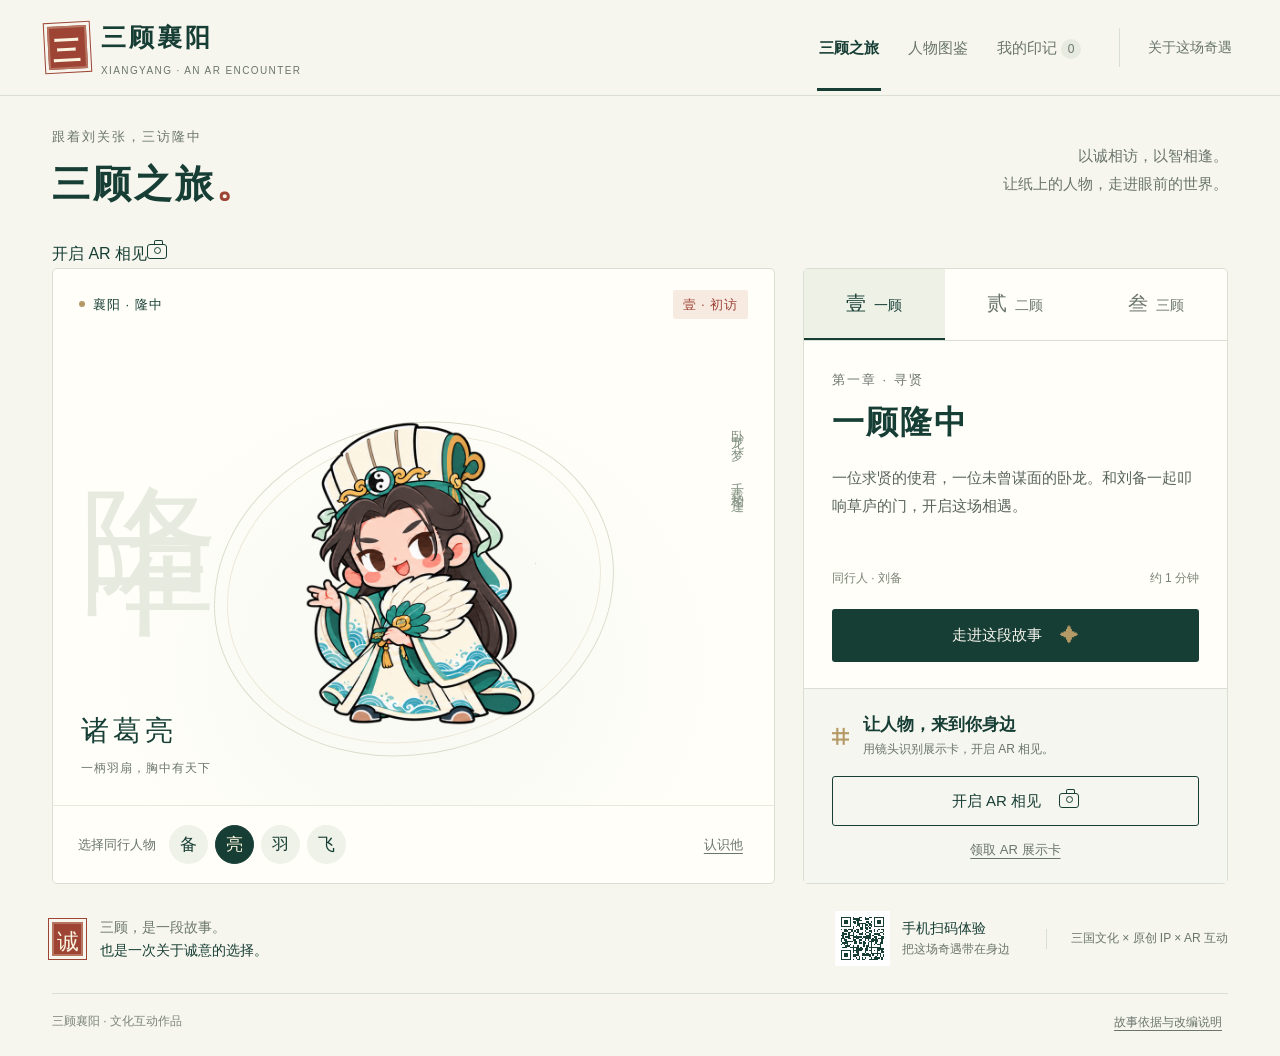
<file: index.html>
<!doctype html>
<html lang="zh-CN">
<head>
  <meta charset="UTF-8"><meta name="viewport" content="width=device-width, initial-scale=1, viewport-fit=cover">
  <meta name="theme-color" content="#173e35">
  <title>三顾襄阳 · AR 文化奇遇</title>
  <meta name="description" content="跟着刘备、关羽、张飞三访隆中，以原创人物 IP 开启三顾故事与展示卡 AR 相见。">
  <link rel="icon" type="image/svg+xml" href="data:image/svg+xml,%3Csvg xmlns='http://www.w3.org/2000/svg' viewBox='0 0 64 64'%3E%3Crect x='4' y='4' width='56' height='56' rx='12' fill='%239e4435'/%3E%3Cpath d='M18 20h28M21 32h22M16 44h32' stroke='%23fff6df' stroke-width='5'/%3E%3C/svg%3E">
  <link rel="stylesheet" href="app.css"><script src="app.js" defer></script>
<script src="vendor/qrcodegen-v1.8.0.js" defer></script><script src="entry-qr.js" defer></script></head>
<body>
  <header class="topbar">
    <a class="brand" href="#" aria-label="三顾襄阳首页"><span class="seal" aria-hidden="true">三</span><span>三顾襄阳<small>XIANGYANG · AN AR ENCOUNTER</small></span></a>
    <nav class="topnav" aria-label="主导航"><button class="nav-btn active" data-view="journey">三顾之旅</button><button class="nav-btn" data-view="characters">人物图鉴</button><button class="nav-btn" data-view="collection">我的印记 <span class="count">0</span></button></nav>
    <button class="about-btn" id="about-button" aria-label="查看作品说明">关于这场奇遇</button>
  </header>
  <main>
    <section id="journey-view" class="view">
      <div class="page-heading"><div><p class="eyebrow">跟着刘关张，三访隆中</p><h1>三顾之旅<span class="title-dot">。</span></h1></div><p class="heading-note">以诚相访，以智相逢。<br>让纸上的人物，走进眼前的世界。</p></div>
      <a class="mobile-ar-entry" href="ar.html"><span>开启 AR 相见</span><span class="camera-icon" aria-hidden="true"></span></a>
      <div class="journey-layout">
        <div class="theatre">
          <div class="theatre-top"><span class="location-label"><i></i> 襄阳 · 隆中</span><span class="scene-tag" id="scene-tag">壹 · 初访</span></div>
          <div class="stage" id="stage"><span class="stage-word" aria-hidden="true">隆中</span><div class="orbit" aria-hidden="true"></div><div class="character-art" id="hero-art"><img src="assets/zhugeliang.png" alt="羽扇纶巾的诸葛亮 IP" id="hero-image"></div><div class="art-label"><span id="hero-name">诸葛亮</span><small id="hero-title">一柄羽扇，胸中有天下</small></div><span class="vertical-poem" aria-hidden="true">卧龙一梦 · 千载相逢</span></div>
          <div class="stage-bottom"><span>选择同行人物</span><div class="character-switch" id="hero-switch" role="group" aria-label="选择同行人物"></div><button class="text-btn" id="hero-detail">认识他</button></div>
        </div>
        <aside class="journey-panel">
          <div class="chapter-tabs" role="tablist" aria-label="三顾章节"><button role="tab" aria-selected="true" data-chapter="0"><span>壹</span>一顾</button><button role="tab" aria-selected="false" data-chapter="1"><span>贰</span>二顾</button><button role="tab" aria-selected="false" data-chapter="2"><span>叁</span>三顾</button></div>
          <div class="chapter-content"><p class="eyebrow" id="chapter-kicker">第一章 · 寻贤</p><h2 id="chapter-title">一顾隆中</h2><p class="chapter-desc" id="chapter-desc">一位求贤的使君，一位未曾谋面的卧龙。和刘备一起叩响草庐的门，开启这场相遇。</p><div class="chapter-meta"><span id="chapter-guide">同行人 · 刘备</span><span>约 1 分钟</span></div><button class="primary-btn" id="story-start">走进这段故事 <span aria-hidden="true">✦</span></button></div>
          <div class="ar-entry"><div class="ar-entry-head"><span class="ar-glyph" aria-hidden="true">⌗</span><div><h3>让人物，来到你身边</h3><p>用镜头识别展示卡，开启 AR 相见。</p></div></div><a class="outline-btn" href="ar.html">开启 AR 相见 <span class="camera-icon" aria-hidden="true"></span></a><button class="text-btn marker-link" id="marker-open">领取 AR 展示卡</button></div>
        </aside>
      </div>
      <div class="journey-footer"><div class="foot-quote"><span class="small-seal">诚</span><p>三顾，是一段故事。<br><strong>也是一次关于诚意的选择。</strong></p></div><button class="qr-teaser" id="qr-open"><img data-entry-qr alt="手机体验入口二维码"><span>手机扫码体验<small>把这场奇遇带在身边</small></span></button><span class="project-label">三国文化 × 原创 IP × AR 互动</span></div>
    </section>
    <section id="characters-view" class="view" hidden><div class="page-heading"><div><p class="eyebrow">四位故人，各有风采</p><h1>人物图鉴<span class="title-dot">。</span></h1></div><p class="heading-note">点击人物，听他讲一段心里话。</p></div><div class="character-grid" id="character-grid"></div></section>
    <section id="collection-view" class="view" hidden><div class="page-heading"><div><p class="eyebrow">每次相访，都留下回响</p><h1>我的印记<span class="title-dot">。</span></h1></div><p class="heading-note" id="collection-note">完成三段故事，收集三枚印记。</p></div><div class="stamp-grid" id="stamp-grid"></div><div class="collection-end"><p id="collection-summary">从第一声叩门开始，把诚意留在隆中。</p><button class="primary-btn" data-view="journey">继续三顾之旅</button></div></section>
  </main>
  <footer class="site-footer"><span>三顾襄阳 · 文化互动作品</span><button class="text-btn" id="source-open">故事依据与改编说明</button></footer>
  <dialog id="story-dialog" class="story-dialog" aria-labelledby="story-name"><button class="close-btn" data-close aria-label="关闭故事">×</button><div class="story-scene"><span class="story-number" id="story-number" aria-hidden="true">壹</span><div class="story-character" id="story-art"></div><span class="story-place" id="story-place">隆中 · 草庐前</span></div><div class="story-body"><p class="eyebrow" id="story-step">第一章 · 寻贤</p><h2 id="story-name">一顾隆中</h2><p class="speaker" id="story-speaker">刘备</p><p class="dialogue" id="story-text"></p><div id="story-choices" class="story-choices"></div><p class="story-feedback" id="story-feedback" role="status"></p><button class="primary-btn" id="story-next" hidden>继续</button></div></dialog>
  <dialog id="detail-dialog" class="detail-dialog" aria-labelledby="detail-name"><button class="close-btn" data-close aria-label="关闭人物介绍">×</button><div class="detail-art" id="detail-art"></div><div class="detail-body"><p class="eyebrow" id="detail-role"></p><h2 id="detail-name"></h2><p class="detail-quote" id="detail-quote"></p><p id="detail-description"></p><button class="outline-btn" id="detail-companion">与他同行</button></div></dialog>
  <dialog id="info-dialog" class="info-dialog" aria-labelledby="info-title"><button class="close-btn" data-close aria-label="关闭">×</button><div id="info-content"></div></dialog>
  <div id="toast" class="toast" role="status"></div>
</body></html>
</file>
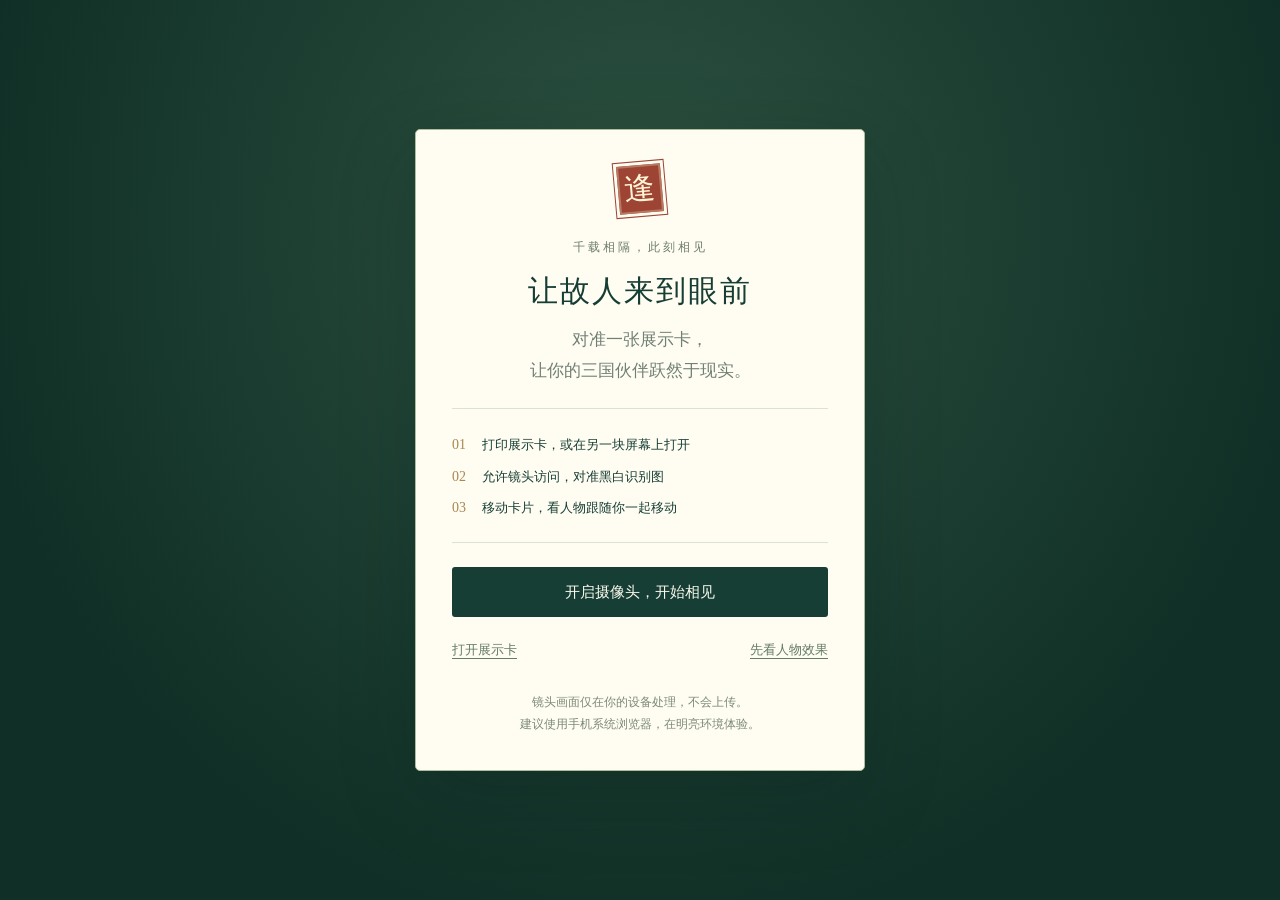
<file: ar.html>
<!doctype html><html lang="zh-CN"><head><meta charset="UTF-8"><meta name="viewport" content="width=device-width,initial-scale=1,viewport-fit=cover"><meta name="theme-color" content="#173e35"><title>AR 相见 · 三顾襄阳</title><link rel="icon" type="image/svg+xml" href="data:image/svg+xml,%3Csvg xmlns='http://www.w3.org/2000/svg' viewBox='0 0 64 64'%3E%3Crect x='4' y='4' width='56' height='56' rx='12' fill='%239e4435'/%3E%3Cpath d='M18 20h28M21 32h22M16 44h32' stroke='%23fff6df' stroke-width='5'/%3E%3C/svg%3E"><link rel="stylesheet" href="ar.css?v=20261005b"><link rel="preload" href="vendor/aframe.min.js" as="script"><link rel="preload" href="vendor/aframe-ar.js" as="script"><link rel="preload" href="assets/ip-sheet.png" as="image"><script src="ar-app.js?v=20261005b" defer></script></head>
<body>
 <div id="ar-root"></div><div id="preview-scene" hidden><span class="preview-word" aria-hidden="true">隆中</span><div id="preview-character"></div><div class="preview-floor" aria-hidden="true"></div><p>人物效果预览 · 此画面没有进行 AR 识别</p></div>
 <div class="hud"><header class="ar-header"><a class="back-button" href="index.html" aria-label="返回三顾之旅">×</a><div><strong>三顾襄阳</strong><span>AR 相见</span></div><button id="help-button" class="help-button" aria-label="查看 AR 使用方法">?</button></header><div class="tracking-status" id="tracking-status" role="status"><i></i><span>准备开启这场相见</span></div><div class="scan-guide" id="scan-guide" hidden><span></span><p>请对准展示卡中的黑白方框<br><small>保持整张识别图在镜头中</small></p></div><div class="ar-subtitle" id="ar-subtitle" aria-live="polite" hidden></div>
 <section class="ar-controls" id="ar-controls" hidden aria-label="人物操作"><div class="role-picker" id="role-picker" role="group" aria-label="选择 AR 人物"></div><div class="control-row"><label for="size-control">人物大小</label><input id="size-control" type="range" min="0.5" max="1.8" step="0.1" value="1" aria-label="调整人物大小"><output id="size-output" for="size-control">1.0×</output></div><div class="action-row"><button id="greet-button"><span aria-hidden="true">✦</span> 打个招呼</button><button class="capture-button" id="capture-button" aria-label="拍摄 AR 合影" disabled><span></span></button><button id="listen-button"><span aria-hidden="true">♫</span> 听他讲述</button></div><span class="capture-hint" id="capture-hint">识别展示卡后，即可合影</span></section></div>
 <div class="setup-overlay" id="setup-overlay"><div class="setup-card"><span class="setup-seal" aria-hidden="true">逢</span><p class="eyebrow">千载相隔，此刻相见</p><h1>让故人来到眼前</h1><p class="setup-intro">对准一张展示卡，<br>让你的三国伙伴跃然于现实。</p><div class="steps"><p><b>01</b> 打印展示卡，或在另一块屏幕上打开</p><p><b>02</b> 允许镜头访问，对准黑白识别图</p><p><b>03</b> 移动卡片，看人物跟随你一起移动</p></div><button class="primary-button" id="camera-start">开启摄像头，开始相见</button><p class="setup-error" id="setup-error" role="alert" hidden></p><div class="setup-links"><a href="poster.html" target="_blank" rel="noopener">打开展示卡</a><button id="preview-start">先看人物效果</button></div><p class="privacy-note">镜头画面仅在你的设备处理，不会上传。<br>建议使用手机系统浏览器，在明亮环境体验。</p></div></div>
 <dialog id="help-dialog" class="ar-dialog" aria-labelledby="help-title"><button class="dialog-close" data-close aria-label="关闭帮助">×</button><h2 id="help-title">怎么遇见他们？</h2><img class="help-marker" src="assets/hiro.png" alt="AR 识别图"><p>先扫码打开作品，再用作品内的镜头识别这张黑白图。二维码是入口，黑白方框是 AR 识别图。</p><p>保持识别图完整、清晰，轻轻调整镜头距离。移动展示卡时，人物会跟随；卡片离开镜头，人物会暂时消失。</p><a class="primary-button" href="poster.html" target="_blank" rel="noopener">打开可打印展示卡</a><button class="plain-button" id="restart-button">重新开启摄像头</button><p class="small-note">使用平面 IP 生成立体纸偶，支持展示卡追踪；无平面扫描或现实遮挡功能。微信内无法启动时，请在系统浏览器中打开。</p></dialog>
 <dialog id="photo-dialog" class="ar-dialog photo-dialog" aria-labelledby="photo-title"><button class="dialog-close" data-close aria-label="关闭合影">×</button><h2 id="photo-title">与故人，同框</h2><img id="photo-preview" alt="你和 AR 人物的合影"><a id="photo-download" class="primary-button" download="三顾襄阳-AR合影.png">保存这张合影</a><button class="plain-button" id="share-photo" hidden>分享合影</button><p class="small-note">若浏览器只打开图片，可以长按图片保存。</p></dialog><div class="ar-toast" id="ar-toast" role="status"></div>
</body></html>
</file>
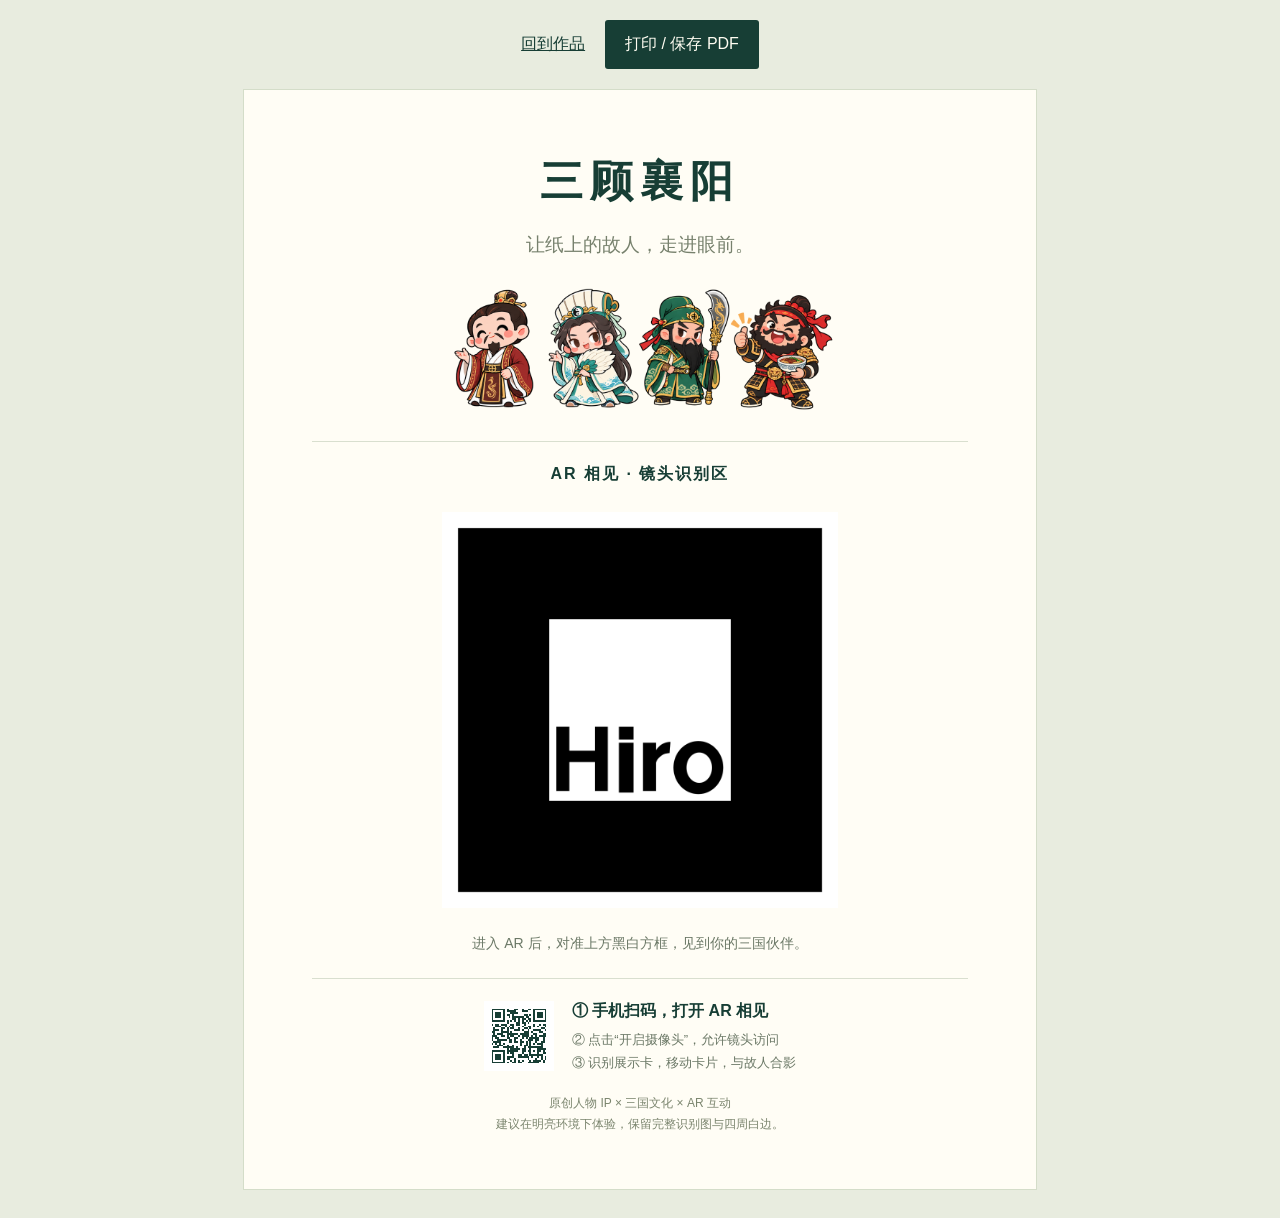
<file: poster.html>
<!doctype html><html lang="zh-CN"><head><meta charset="utf-8"><meta name="viewport" content="width=device-width, initial-scale=1"><title>三顾襄阳 · AR 展示卡</title><style>*{box-sizing:border-box}body{margin:0;background:#e8ecdf;color:#173e35;font:16px/1.8 "Microsoft YaHei",sans-serif}.tools{display:flex;align-items:center;justify-content:center;gap:20px;padding:20px}.tools a{color:#173e35}.tools button{padding:10px 20px;border:0;background:#173e35;color:#fffdf2;border-radius:3px;font:inherit;cursor:pointer}.poster{width:210mm;min-height:287mm;max-width:calc(100% - 32px);background:#fffdf5;margin:0 auto 28px;padding:14mm 18mm;text-align:center;border:1px solid #d4ddc9}.brand{font-family:"SimSun",serif;letter-spacing:7px;font-size:43px;font-weight:600;margin:0}.tagline{font-family:"SimSun",serif;font-size:19px;margin:8px 0 18px;color:#77816d}.cast{height:130px;width:auto;max-width:100%;object-fit:contain;margin:3px 0 18px}.rule{height:1px;background:#d9dfcf;margin-bottom:18px}.marker-title{font-size:16px;font-weight:600;margin:0;letter-spacing:2px}.marker{display:block;width:105mm;height:105mm;max-width:80%;object-fit:contain;background:white;margin:6mm auto}.marker-note{font-size:14px;color:#6b7866;margin:0 0 22px}.entry{display:flex;gap:18px;justify-content:center;align-items:center;border-top:1px solid #d9dfcf;padding:18px 0;text-align:left}.qr{width:70px;height:70px}.entry h2{font-size:16px;margin:0 0 2px}.entry p{font-size:13px;color:#6b7866;margin:0}.foot{font-size:12px;color:#7b856e;margin:0}.no-break{break-inside:avoid}@page{size:A4;margin:0}@media print{body{background:#fff}.tools{display:none}.poster{margin:0;border:0;max-width:none;width:210mm;min-height:297mm;padding:13mm 18mm;page-break-after:avoid}.cast{height:31mm}.marker{width:101mm;height:101mm;margin:5mm auto}.entry{padding:4mm 0}.foot{font-size:10pt}}@media screen and (max-width:600px){.poster{padding:30px 18px;min-height:auto}.brand{font-size:33px}.tagline{font-size:16px}.cast{height:auto}.marker{width:260px;height:260px;max-width:90%}.entry p{font-size:12px}.foot{font-size:12px}}</style><script src="vendor/qrcodegen-v1.8.0.js" defer></script><script src="entry-qr.js" defer></script></head><body><div class="tools"><a href="index.html">回到作品</a><button onclick="window.print()">打印 / 保存 PDF</button></div><article class="poster"><h1 class="brand">三顾襄阳</h1><p class="tagline">让纸上的故人，走进眼前。</p><img class="cast" src="assets/ip-sheet.png" alt="刘备、诸葛亮、关羽、张飞人物 IP"><div class="rule"></div><div class="no-break"><h2 class="marker-title">AR 相见 · 镜头识别区</h2><img class="marker" src="assets/hiro.png" alt="完整 Hiro AR 识别图"><p class="marker-note">进入 AR 后，对准上方黑白方框，见到你的三国伙伴。</p></div><div class="entry no-break"><img class="qr" data-entry-qr alt="手机打开作品的二维码"><div><h2>① 手机扫码，打开 AR 相见</h2><p>② 点击“开启摄像头”，允许镜头访问<br>③ 识别展示卡，移动卡片，与故人合影</p></div></div><p class="foot">原创人物 IP × 三国文化 × AR 互动<br>建议在明亮环境下体验，保留完整识别图与四周白边。</p></article></body></html>
</file>
<file: app.css>
:root{--ink:#173e35;--red:#9e4435;--gold:#b49a66;--muted:#6a756c;--line:#d9dfd3;--paper:#f6f6ee;--white:#fffef9;--serif:"Songti SC","STSong","SimSun",serif}*{box-sizing:border-box}body{margin:0;color:var(--ink);background:var(--paper);font:16px/1.65 "Microsoft YaHei","PingFang SC",sans-serif}button,a{-webkit-tap-highlight-color:transparent}button{font:inherit;color:inherit;cursor:pointer}button:disabled{cursor:default}a{color:inherit;text-decoration:none}button:focus-visible,a:focus-visible{outline:3px solid var(--gold);outline-offset:4px}button{border:0;background:none}h1,h2,h3,p{margin:0}h1,h2{font-family:var(--serif);font-weight:600}h1{font-size:38px;letter-spacing:3px}h2{font-size:32px;letter-spacing:2px}h3{font-size:18px}img{max-width:100%}[hidden]{display:none!important}.topbar{height:96px;display:flex;align-items:center;gap:36px;max-width:1340px;padding:0 48px;margin:auto;border-bottom:1px solid var(--line)}.brand{display:flex;gap:14px;align-items:center;font-family:var(--serif);font-size:25px;font-weight:600;white-space:nowrap;letter-spacing:3px}.brand small{display:block;font:10px/1.5 sans-serif;letter-spacing:1.4px;color:var(--muted);margin-top:4px}.seal,.small-seal{display:grid;place-items:center;background:var(--red);color:#f9f3df;border:2px solid #b67461;outline:1px solid var(--red);outline-offset:3px;font-family:var(--serif)}.seal{width:39px;height:43px;font-size:28px;transform:rotate(-3deg)}.topnav{display:flex;gap:25px;margin-left:auto}.nav-btn{padding:32px 2px 28px;border-bottom:3px solid transparent;font-size:15px;color:var(--muted);white-space:nowrap}.nav-btn.active{border-color:var(--ink);color:var(--ink);font-weight:600}.count{display:inline-grid;place-items:center;min-width:20px;line-height:20px;background:#e7eade;border-radius:50%;font-size:12px}.about-btn{font-size:14px;color:var(--muted);padding:8px 0 8px 28px;border-left:1px solid var(--line);white-space:nowrap}main{max-width:1244px;margin:0 auto;padding:30px 34px 0}.page-heading{display:flex;align-items:center;justify-content:space-between;margin:0 0 25px}.eyebrow{font-size:13px;color:var(--muted);letter-spacing:2px;margin-bottom:6px}.title-dot{color:var(--red)}.heading-note{font-family:var(--serif);line-height:1.85;font-size:15px;text-align:right;color:var(--muted)}.journey-layout{display:grid;grid-template-columns:minmax(0,1.7fr) minmax(310px,1fr);gap:28px}.theatre{background:var(--white);border:1px solid var(--line);border-radius:5px;position:relative;overflow:hidden;min-height:520px;display:flex;flex-direction:column}.theatre-top{display:flex;align-items:center;justify-content:space-between;padding:21px 26px;font-size:13px;letter-spacing:1px;z-index:2}.location-label{display:flex;align-items:center;gap:8px}.location-label i{width:6px;height:6px;background:var(--gold);border-radius:50%}.scene-tag{color:var(--red);font-family:var(--serif);background:#f6eae1;padding:4px 10px;border-radius:2px}.stage{min-height:365px;flex:1;position:relative;isolation:isolate;display:grid;place-items:center;overflow:hidden;background:radial-gradient(ellipse at 50% 70%,#d8e4d437,transparent 60%)}.stage-word{font-family:var(--serif);position:absolute;font-size:138px;line-height:1;letter-spacing:20px;top:35px;left:28px;color:#e7ebdf;z-index:-1;writing-mode:vertical-rl}.orbit{position:absolute;left:22%;right:22%;top:18%;bottom:11%;border:1px solid #dbddcd;border-radius:50%;transform:rotate(-14deg);z-index:-1}.orbit:after{content:"";position:absolute;inset:12px;border:1px solid #ede9d9;border-radius:50%}.character-art{width:290px;height:330px;position:relative;animation:float 5s ease-in-out infinite;mix-blend-mode:multiply;z-index:1}.character-art img{width:100%;height:100%;object-fit:contain}.sheet-art{background-image:url('assets/ip-sheet.png');background-repeat:no-repeat;background-size:400% 100%;mix-blend-mode:normal!important}.art-label{position:absolute;bottom:27px;left:28px;max-width:170px;z-index:2}.art-label>span{font-family:var(--serif);font-size:28px;letter-spacing:4px;display:block}.art-label small{font-size:12px;color:var(--muted);letter-spacing:1px;display:block;margin-top:4px}.vertical-poem{position:absolute;right:25px;top:80px;writing-mode:vertical-rl;font-family:var(--serif);color:#819080;font-size:13px;letter-spacing:6px}.stage-bottom{min-height:78px;display:flex;align-items:center;gap:13px;padding:14px 25px;border-top:1px solid #e7e9dc;z-index:2;font-size:13px}.stage-bottom>span{color:var(--muted)}.character-switch{display:flex;gap:7px}.character-switch button{width:39px;height:39px;background:#eff2e8;border:1px solid transparent;border-radius:50%;font-family:var(--serif);font-size:17px}.character-switch button.selected{background:var(--ink);color:#fff8df;border-color:var(--ink)}.text-btn{font-size:13px;color:var(--muted);text-decoration:underline;text-underline-offset:4px}.stage-bottom>.text-btn{margin-left:auto}.journey-panel{border:1px solid var(--line);border-radius:5px;background:var(--white);display:flex;flex-direction:column}.chapter-tabs{display:grid;grid-template-columns:repeat(3,1fr);border-bottom:1px solid var(--line)}.chapter-tabs button{padding:18px 8px;border-bottom:2px solid transparent;font-size:14px;color:var(--muted)}.chapter-tabs button[aria-selected=true]{color:var(--ink);background:#edf1e6;border-color:var(--ink)}.chapter-tabs span{font-family:var(--serif);font-size:20px;margin-right:8px}.chapter-content{padding:28px 28px 26px}.chapter-content h2{margin:4px 0 15px}.chapter-desc{font-size:15px;line-height:1.85;color:#57635a;min-height:85px}.chapter-meta{font-size:12px;display:flex;justify-content:space-between;color:#7a8476;margin:20px 0}.primary-btn,.outline-btn{display:flex;justify-content:center;align-items:center;gap:18px;min-height:50px;padding:11px 20px;border-radius:3px;font-size:15px;transition:background .2s,transform .2s}.primary-btn{background:var(--ink);color:var(--paper);width:100%}.primary-btn:hover{background:#2b5344}.primary-btn:active,.outline-btn:active{transform:scale(.99)}.primary-btn span{color:var(--gold);font-size:19px}.outline-btn{border:1px solid var(--ink);color:var(--ink);width:100%}.outline-btn:hover{background:#edf0e6}.ar-entry{border-top:1px solid var(--line);padding:22px 28px;margin-top:auto;background:#f5f6ef}.ar-entry-head{display:flex;gap:14px;align-items:center;margin-bottom:16px}.ar-entry-head h3{font-size:17px;line-height:1.6}.ar-entry-head p{font-size:12px;color:var(--muted);margin-top:2px}.ar-glyph{font-size:34px;color:var(--gold);line-height:1}.camera-icon{display:inline-block;width:20px;height:15px;border:1.5px solid currentColor;border-radius:3px;position:relative}.camera-icon:before{content:"";position:absolute;border:1.5px solid currentColor;top:2px;left:6px;width:5px;height:5px;border-radius:50%}.camera-icon:after{content:"";position:absolute;top:-5px;left:6px;width:7px;height:4px;border:1.5px solid currentColor;border-bottom:none;border-radius:2px 2px 0 0}.marker-link{display:block;margin:12px auto 0}.journey-footer{display:flex;align-items:center;gap:30px;padding:26px 0}.foot-quote{display:flex;align-items:center;gap:17px}.small-seal{width:31px;height:34px;font-size:22px}.foot-quote p{font-family:var(--serif);font-size:14px;color:var(--muted)}.foot-quote strong{font-weight:400;color:var(--ink)}.qr-teaser{display:flex;gap:12px;align-items:center;text-align:left;margin-left:auto}.qr-teaser img{width:55px;height:55px}.qr-teaser span{font-size:14px}.qr-teaser small{display:block;font-size:12px;color:var(--muted)}.project-label{border-left:1px solid var(--line);padding-left:24px;font-size:12px;color:var(--muted)}.site-footer{display:flex;justify-content:space-between;max-width:1176px;border-top:1px solid var(--line);margin:0 auto;padding:18px 0 22px;color:#7d8578;font-size:12px}.site-footer .text-btn{font-size:12px}.character-grid{display:grid;grid-template-columns:repeat(4,1fr);gap:22px;padding:10px 0 45px}.character-card{background:var(--white);border:1px solid var(--line);border-radius:4px;padding:23px 18px;display:flex;flex-direction:column;text-align:left;transition:transform .2s,border-color .2s}.character-card:hover{transform:translateY(-5px);border-color:var(--gold)}.card-art{height:270px;width:100%;mix-blend-mode:multiply}.card-art img{width:100%;height:100%;object-fit:contain}.character-card h2{font-size:27px;margin-top:22px}.character-card .role{font-size:13px;color:var(--red);margin:6px 0}.character-card p{font-size:14px;color:var(--muted);line-height:1.8}.character-card .text-btn{margin-top:22px}.stamp-grid{display:grid;grid-template-columns:repeat(3,1fr);gap:24px;padding:12px 0}.stamp-card{padding:42px 24px;background:var(--white);border:1px solid var(--line);text-align:center;border-radius:4px}.stamp-emblem{width:112px;height:112px;border:4px double #c3cbbc;border-radius:10px;display:grid;place-items:center;font:54px var(--serif);color:#b4bfb0;margin:0 auto 24px;transform:rotate(-8deg)}.stamp-card.earned .stamp-emblem{border-color:var(--red);color:var(--red);background:#f9eee3}.stamp-card h2{font-size:26px}.stamp-card p{font-size:14px;color:var(--muted);margin:14px 0}.stamp-card .text-btn{padding:10px}.collection-end{text-align:center;margin:32px 0 50px}.collection-end p{margin-bottom:25px;color:var(--muted)}.collection-end .primary-btn{width:auto;min-width:200px;margin:auto}dialog{border:1px solid #d6decf;border-radius:6px;padding:0;max-width:calc(100vw - 30px);max-height:calc(100dvh - 40px);color:var(--ink);background:var(--white);box-shadow:0 30px 120px #122f3544}dialog::backdrop{background:#0c241dbb;backdrop-filter:blur(5px)}.close-btn{position:absolute;right:13px;top:10px;z-index:3;font-size:29px;line-height:1;width:40px;height:40px;border-radius:50%;color:var(--ink);background:#fffaf2d9}.story-dialog{width:800px;overflow:auto}.story-dialog[open]{display:grid;grid-template-columns:43% 57%}.story-scene{min-height:450px;position:relative;display:flex;align-items:center;justify-content:center;background:#edf0e4;overflow:hidden}.story-number{position:absolute;top:25px;left:22px;font:125px var(--serif);color:#d7deca}.story-character{width:85%;height:340px;position:relative;mix-blend-mode:multiply;animation:float 5s ease-in-out infinite}.story-character img{width:100%;height:100%;object-fit:contain}.story-place{position:absolute;bottom:25px;font-size:14px;letter-spacing:3px}.story-body{padding:48px 35px 30px}.story-body h2{font-size:30px;margin-bottom:22px}.speaker{font-size:13px;color:var(--red);margin-bottom:8px}.dialogue{font-family:var(--serif);font-size:19px;line-height:1.9;margin-bottom:24px}.story-choices{display:grid;gap:10px}.choice-btn{text-align:left;border:1px solid var(--line);padding:12px 15px;border-radius:3px;background:#f5f6ef;font-size:14px}.choice-btn:hover{border-color:var(--gold)}.choice-btn.correct{border-color:var(--ink);background:#e5eddd}.choice-btn.incorrect{border-color:#cda593;color:#8f473b;background:#fff1e8}.story-feedback{min-height:28px;font-size:14px;color:var(--muted);margin:12px 0}.story-body>.primary-btn{margin-top:18px}.detail-dialog{width:740px}.detail-dialog[open]{display:grid;grid-template-columns:44% 56%}.detail-art{height:390px;margin:40px 15px;mix-blend-mode:multiply}.detail-art img{width:100%;height:100%;object-fit:contain}.detail-body{padding:55px 35px 35px}.detail-body>p{font-size:15px;color:var(--muted);line-height:1.9}.detail-body .detail-quote{font:23px/1.7 var(--serif);color:var(--red);margin:24px 0 16px}.detail-body button{margin-top:30px}.info-dialog{width:530px;padding:40px 36px}.info-dialog h2{margin-bottom:20px;font-size:28px}.info-dialog h3{margin:22px 0 10px}.info-dialog p,.info-dialog li{font-size:15px;color:var(--muted);line-height:1.9}.info-dialog a:not(.outline-btn){text-decoration:underline;text-underline-offset:4px}.info-dialog .large-qr{display:block;width:190px;margin:24px auto}.info-dialog .marker-preview{width:200px;display:block;margin:25px auto}.info-dialog .outline-btn{margin-top:22px}.info-dialog .note{font-size:13px;margin-top:15px}.toast{position:fixed;bottom:34px;left:50%;transform:translate(-50%,25px);padding:12px 22px;color:#fff;background:#173e35ed;border-radius:4px;opacity:0;pointer-events:none;transition:opacity .25s,transform .25s;z-index:10;max-width:90%;font-size:14px}.toast.show{opacity:1;transform:translate(-50%,0)}@keyframes float{0%,100%{transform:translateY(0) rotate(-1deg)}50%{transform:translateY(-9px) rotate(1deg)}}@media(prefers-reduced-motion:reduce){*,*:before,*:after{animation:none!important;transition:none!important;scroll-behavior:auto!important}}@media(max-width:1050px){.topbar{padding:0 26px;gap:20px}.about-btn{display:none}.topnav{gap:20px}.journey-layout{gap:18px;grid-template-columns:minmax(0,1.4fr) minmax(310px,1fr)}.project-label{display:none}.stage-bottom{padding:14px 18px;gap:9px}.stage-bottom>span{display:none}.character-grid{gap:14px}.card-art{height:220px}.art-label{bottom:13px;left:18px}.art-label small{max-width:115px}.vertical-poem{right:15px}}@media(max-width:740px){body{font-size:16px}.topbar{height:80px;padding:0 22px}.brand{font-size:24px}.brand small{font-size:9px;letter-spacing:.8px}.topnav{position:fixed;bottom:0;left:0;right:0;margin:0;background:#fffef9f5;backdrop-filter:blur(14px);border-top:1px solid var(--line);justify-content:space-around;gap:0;z-index:8;padding-bottom:env(safe-area-inset-bottom)}.nav-btn{flex:1;padding:17px 5px 16px;border-bottom:0;border-top:2px solid transparent;font-size:14px}.nav-btn.active{border-color:var(--ink);background:#edf1e6}main{padding:24px 18px 0}.page-heading{margin-bottom:21px}.page-heading h1{font-size:30px}.eyebrow{font-size:12px;letter-spacing:1.5px}.heading-note{display:none}.journey-layout{grid-template-columns:1fr;gap:20px}.theatre{min-height:380px}.theatre-top{padding:16px 19px}.stage{min-height:280px}.character-art{height:265px;width:235px}.stage-word{font-size:105px;top:5px;left:14px}.vertical-poem{top:42px;font-size:12px;letter-spacing:4px}.art-label>span{font-size:24px}.art-label small{font-size:12px;max-width:100px}.art-label{bottom:17px;left:16px}.stage-bottom{min-height:62px;padding:10px 18px}.stage-bottom>span{display:block;font-size:12px}.character-switch{gap:7px}.character-switch button{width:34px;height:34px;font-size:15px}.stage-bottom>.text-btn{font-size:12px}.chapter-tabs button{padding:16px 8px;font-size:14px}.chapter-content{padding:24px}.chapter-content h2{font-size:29px}.chapter-desc{min-height:auto;font-size:15px}.chapter-meta{margin:18px 0}.ar-entry{padding:21px 24px}.ar-entry-head h3{font-size:17px}.ar-entry-head p{font-size:13px}.journey-footer{padding:23px 4px 25px;gap:20px}.foot-quote{gap:12px}.foot-quote p{font-size:13px}.qr-teaser img{width:45px;height:45px}.qr-teaser span{font-size:13px}.qr-teaser small{display:none}.site-footer{padding:16px 18px 100px;font-size:12px;margin:0 18px}.site-footer>span{display:none}.character-grid{grid-template-columns:repeat(2,1fr);gap:14px;padding:3px 0 35px}.character-card{padding:17px 13px}.card-art{height:200px}.character-card h2{font-size:24px;letter-spacing:1px;margin-top:18px}.character-card p{font-size:14px}.character-card .role{font-size:13px}.stamp-grid{grid-template-columns:1fr;gap:16px}.stamp-card{padding:25px 22px;display:grid;grid-template-columns:90px 1fr;column-gap:17px;text-align:left;align-items:center}.stamp-emblem{width:79px;height:79px;font-size:42px;grid-row:1/4;margin:0}.stamp-card h2{font-size:25px}.stamp-card p{margin:8px 0}.stamp-card .text-btn{justify-self:start;padding:0}.collection-end p{font-size:14px}.story-dialog[open]{display:block}.story-scene{min-height:220px;height:235px}.story-character{height:220px;width:210px}.story-number{font-size:96px;top:15px;left:30px}.story-place{writing-mode:vertical-rl;right:22px;bottom:28px;font-size:12px;letter-spacing:3px}.story-body{padding:30px 25px}.story-body h2{font-size:28px;margin-bottom:15px}.dialogue{font-size:18px;line-height:1.85}.detail-dialog[open]{display:block}.detail-art{height:260px;width:230px;margin:28px auto 0}.detail-body{padding:25px 28px 30px}.detail-body .detail-quote{margin:17px 0;font-size:21px}.detail-body button{margin-top:23px}.info-dialog{padding:40px 25px 28px}.toast{bottom:90px;min-width:245px;text-align:center}}@media(max-width:380px){.qr-teaser span{display:none}.stage-bottom>span{display:none}.card-art{height:170px}}@media(min-width:741px) and (min-height:950px){main{padding-top:50px}.theatre{min-height:600px}.character-art{height:380px;width:330px}.stage{min-height:430px}}
</file>
<file: ar.css>
:root{--ink:#173e35;--paper:#faf9ee;--gold:#c5a773;--muted:#718075;--serif:"Songti SC","STSong","SimSun",serif}*{box-sizing:border-box}html,body{margin:0;padding:0!important;width:100%!important;height:100%!important;overflow:hidden;font:16px/1.7 "Microsoft YaHei","PingFang SC",sans-serif;color:var(--paper);background:transparent}button,a{-webkit-tap-highlight-color:transparent}button,input{font:inherit}button,a{cursor:pointer}button{color:inherit;background:none;border:0}a{color:inherit;text-decoration:none}button:focus-visible,a:focus-visible,input:focus-visible{outline:3px solid var(--gold);outline-offset:4px}[hidden]{display:none!important}#ar-root{position:fixed;inset:0;z-index:0;pointer-events:none}#ar-root a-scene{position:absolute!important;inset:0!important;pointer-events:none}#ar-root canvas{pointer-events:none}#arjs-video{z-index:-1!important}body:has(#setup-overlay:not([hidden])){background:#173e35}.hud{position:fixed;inset:0;z-index:2;pointer-events:none;background:linear-gradient(#0a211961,transparent 30%,transparent 65%,#0b21195e)}.ar-header{display:flex;align-items:center;gap:16px;padding:calc(18px + env(safe-area-inset-top)) 24px 0;pointer-events:auto}.ar-header>div{display:flex;align-items:baseline;gap:12px}.ar-header strong{font:24px var(--serif);letter-spacing:3px}.ar-header span{font-size:12px;color:#e1ebdb}.back-button,.help-button{display:grid;place-items:center;width:40px;height:40px;border:1px solid #fff5;border-radius:50%;background:#1431286b;font-size:24px}.help-button{margin-left:auto;font-family:var(--serif);font-size:22px}.tracking-status{margin:18px auto 0;width:fit-content;max-width:calc(100% - 45px);padding:8px 16px;background:#143126b5;backdrop-filter:blur(8px);border:1px solid #ffffff28;border-radius:30px;font-size:13px;display:flex;gap:8px;align-items:center}.tracking-status i{width:6px;height:6px;background:var(--gold);border-radius:50%}.tracking-status.found i{background:#b3e3ab}.tracking-status.preview{background:#f7f3e5;color:var(--ink);border-color:#d3dfcd}.scan-guide{position:absolute;left:50%;top:43%;transform:translate(-50%,-50%);text-align:center;width:230px}.scan-guide>span{width:160px;height:160px;display:block;margin:0 auto 25px;border:1px solid #fffd;outline:1px solid #fff4;outline-offset:7px;border-radius:8px}.scan-guide p{font-size:15px;text-shadow:0 1px 4px #000}.scan-guide small{font-size:12px;color:#dbe9d6}.ar-controls{pointer-events:auto;position:absolute;bottom:0;left:50%;transform:translateX(-50%);width:min(100%,500px);padding:20px 22px calc(18px + env(safe-area-inset-bottom));background:linear-gradient(transparent,#173b31de 15%);border-radius:20px 20px 0 0}.role-picker{display:grid;grid-template-columns:repeat(4,1fr);gap:8px;margin-bottom:16px}.role-picker button{border:1px solid #d7e4d966;border-radius:3px;padding:8px 4px;font-family:var(--serif);font-size:16px;background:#173e35bb}.role-picker button.selected{background:#f4f3de;color:var(--ink);border-color:#fff}.control-row{display:flex;align-items:center;gap:13px;margin:0 6px 16px;font-size:12px;color:#dee8d5}.control-row label{white-space:nowrap}.control-row input{flex:1;min-width:70px;accent-color:var(--gold);height:20px}.control-row output{min-width:34px}.action-row{display:flex;align-items:center;justify-content:space-around;gap:14px}.action-row>button:not(.capture-button){font-size:14px;display:flex;flex-direction:column;align-items:center;gap:4px;min-width:90px}.action-row>button>span{color:var(--gold);font-size:21px;line-height:1.1}.capture-button{width:63px;height:63px;border:2px solid #fff;border-radius:50%;display:grid;place-items:center;padding:5px;flex-shrink:0}.capture-button>span{width:100%;height:100%;background:var(--paper);border-radius:50%;transition:transform .2s}.capture-button:active>span{transform:scale(.9)}.capture-button:disabled{opacity:.4;cursor:default}.capture-hint{display:block;text-align:center;font-size:12px;color:#d0dfce;margin-top:13px}.ar-subtitle{position:absolute;left:50%;bottom:265px;transform:translateX(-50%);width:min(calc(100% - 40px),440px);padding:15px 19px;background:#122f26d9;backdrop-filter:blur(5px);border-radius:4px;color:#f5f4e3;font:18px/1.9 var(--serif);text-align:center;pointer-events:auto}.setup-overlay{position:fixed;inset:0;background:radial-gradient(ellipse at 50% 25%,#2c5140,#102f26 75%);z-index:5;display:grid;place-items:center;overflow:auto;padding:25px}.setup-card{width:450px;max-width:100%;text-align:center;padding:35px 36px;background:#fffdf2;border:1px solid #afbd9e;border-radius:5px;color:var(--ink);box-shadow:0 25px 80px #021a1733}.setup-seal{display:grid;place-items:center;width:44px;height:48px;font:31px var(--serif);background:#9e4435;color:#fff4d6;margin:0 auto 24px;border:2px solid #b77961;outline:1px solid #9e4435;outline-offset:3px;transform:rotate(-5deg)}.eyebrow{font-size:12px;letter-spacing:3px;color:#6c7d69;margin:0 0 10px}.setup-card h1{font:30px/1.6 var(--serif);letter-spacing:2px;margin:0 0 10px}.setup-intro{font:17px/1.8 var(--serif);color:var(--muted);margin:0 0 22px}.steps{padding:16px 0 15px;border-top:1px solid #dce1d3;border-bottom:1px solid #dce1d3;margin-bottom:24px;text-align:left}.steps p{font-size:13px;margin:8px 0;line-height:1.8}.steps b{font:14px Georgia;color:#aa8650;margin-right:12px}.primary-button{display:block;width:100%;background:var(--ink);color:var(--paper);border-radius:3px;border:0;padding:12px 16px;min-height:48px;text-align:center;font-size:15px}.primary-button:disabled{opacity:.6;cursor:wait}.setup-links{display:flex;align-items:center;justify-content:space-between;margin-top:16px;font-size:13px;color:#647c64}.setup-links a,.setup-links button{text-decoration:underline;text-underline-offset:4px;font-size:13px;padding:6px 0}.privacy-note{font-size:12px;line-height:1.8;color:#7c8a77;margin:25px 0 0}.setup-error{font-size:14px;text-align:left;color:#9e4435;background:#f9e8da;padding:10px 12px;line-height:1.8;margin:12px 0 0}.ar-dialog{border:1px solid #c6d2bc;background:#fffdf2;color:var(--ink);border-radius:5px;width:440px;max-width:calc(100% - 32px);max-height:calc(100dvh - 40px);padding:35px 27px 25px;overflow:auto}.ar-dialog::backdrop{background:#102c23cb;backdrop-filter:blur(5px)}.ar-dialog h2{font:27px var(--serif);margin:0 0 24px;letter-spacing:2px}.ar-dialog p{font-size:14px;line-height:1.85;color:#6c7a67;margin:15px 0}.dialog-close{position:absolute;right:10px;top:10px;width:36px;height:36px;font-size:28px;color:var(--ink)}.help-marker{width:145px;display:block;margin:auto}.ar-dialog .small-note{font-size:12px}.plain-button{display:block;text-align:center;font-size:13px;text-decoration:underline;text-underline-offset:4px;margin:16px auto 0;padding:6px}.photo-dialog #photo-preview{max-width:100%;max-height:50dvh;display:block;margin:0 auto 20px;border-radius:3px}.ar-toast{position:fixed;left:50%;top:calc(145px + env(safe-area-inset-top));transform:translateX(-50%);width:max-content;max-width:90%;background:#fff8e9e8;color:var(--ink);padding:11px 18px;font-size:14px;border-radius:4px;z-index:10;opacity:0;pointer-events:none;transition:opacity .2s}.ar-toast.show{opacity:1}#preview-scene{position:fixed;inset:0;background:radial-gradient(ellipse at 50% 40%,#eff2dc,#afc0a3);display:flex;align-items:center;justify-content:center;isolation:isolate;overflow:hidden}#preview-character{width:240px;height:330px;position:relative;z-index:1;transform:translateY(-50px);background-image:url('assets/ip-sheet.png');background-repeat:no-repeat;animation:idle 5s ease-in-out infinite;transform-origin:center bottom}.preview-word{font:170px var(--serif);position:absolute;top:20%;color:#c8d5b8;letter-spacing:15px;white-space:nowrap;z-index:-1}.preview-floor{position:absolute;left:calc(50% - 125px);top:calc(50% + 95px);width:250px;height:45px;background:#69826329;border-radius:50%;filter:blur(15px)}#preview-scene>p{position:absolute;bottom:270px;margin:0 20px;text-align:center;color:#375440;font-size:12px}#preview-character.greeting{animation:greet .35s ease-in-out 4 alternate}@keyframes idle{0%,100%{transform:translateY(-50px) rotate(-2deg)}50%{transform:translateY(-60px) rotate(2deg)}}@keyframes greet{from{transform:translateY(-50px) rotate(-7deg)}to{transform:translateY(-62px) rotate(7deg)}}@media(max-width:480px){.setup-overlay{padding:18px}.setup-card{padding:28px 24px}.setup-seal{margin-bottom:20px}.setup-card h1{font-size:27px}.setup-intro{font-size:16px}.ar-header{padding-left:17px;padding-right:17px;gap:12px}.ar-header strong{font-size:22px}.ar-header span{font-size:12px}.ar-controls{padding-left:18px;padding-right:18px}.ar-subtitle{bottom:255px;font-size:17px}#preview-character{width:220px;height:300px}.scan-guide{top:42%;width:220px}.scan-guide>span{width:130px;height:130px}.preview-word{font-size:140px}}@media(max-height:700px){.setup-card{padding:23px}.setup-seal{margin-bottom:14px;width:33px;height:38px;font-size:25px}.setup-card h1{font-size:25px}.setup-intro{font-size:15px;margin-bottom:14px}.steps{padding:10px 0;margin-bottom:18px}.privacy-note{margin-top:18px}.scan-guide{top:41%}.scan-guide>span{height:95px;width:95px;margin-bottom:16px}#preview-character{height:235px;width:170px;transform:translateY(-70px)}.ar-subtitle{font-size:16px}}@media(prefers-reduced-motion:reduce){*{animation:none!important;transition:none!important}}

#error-popup{display:none!important}
</file>
